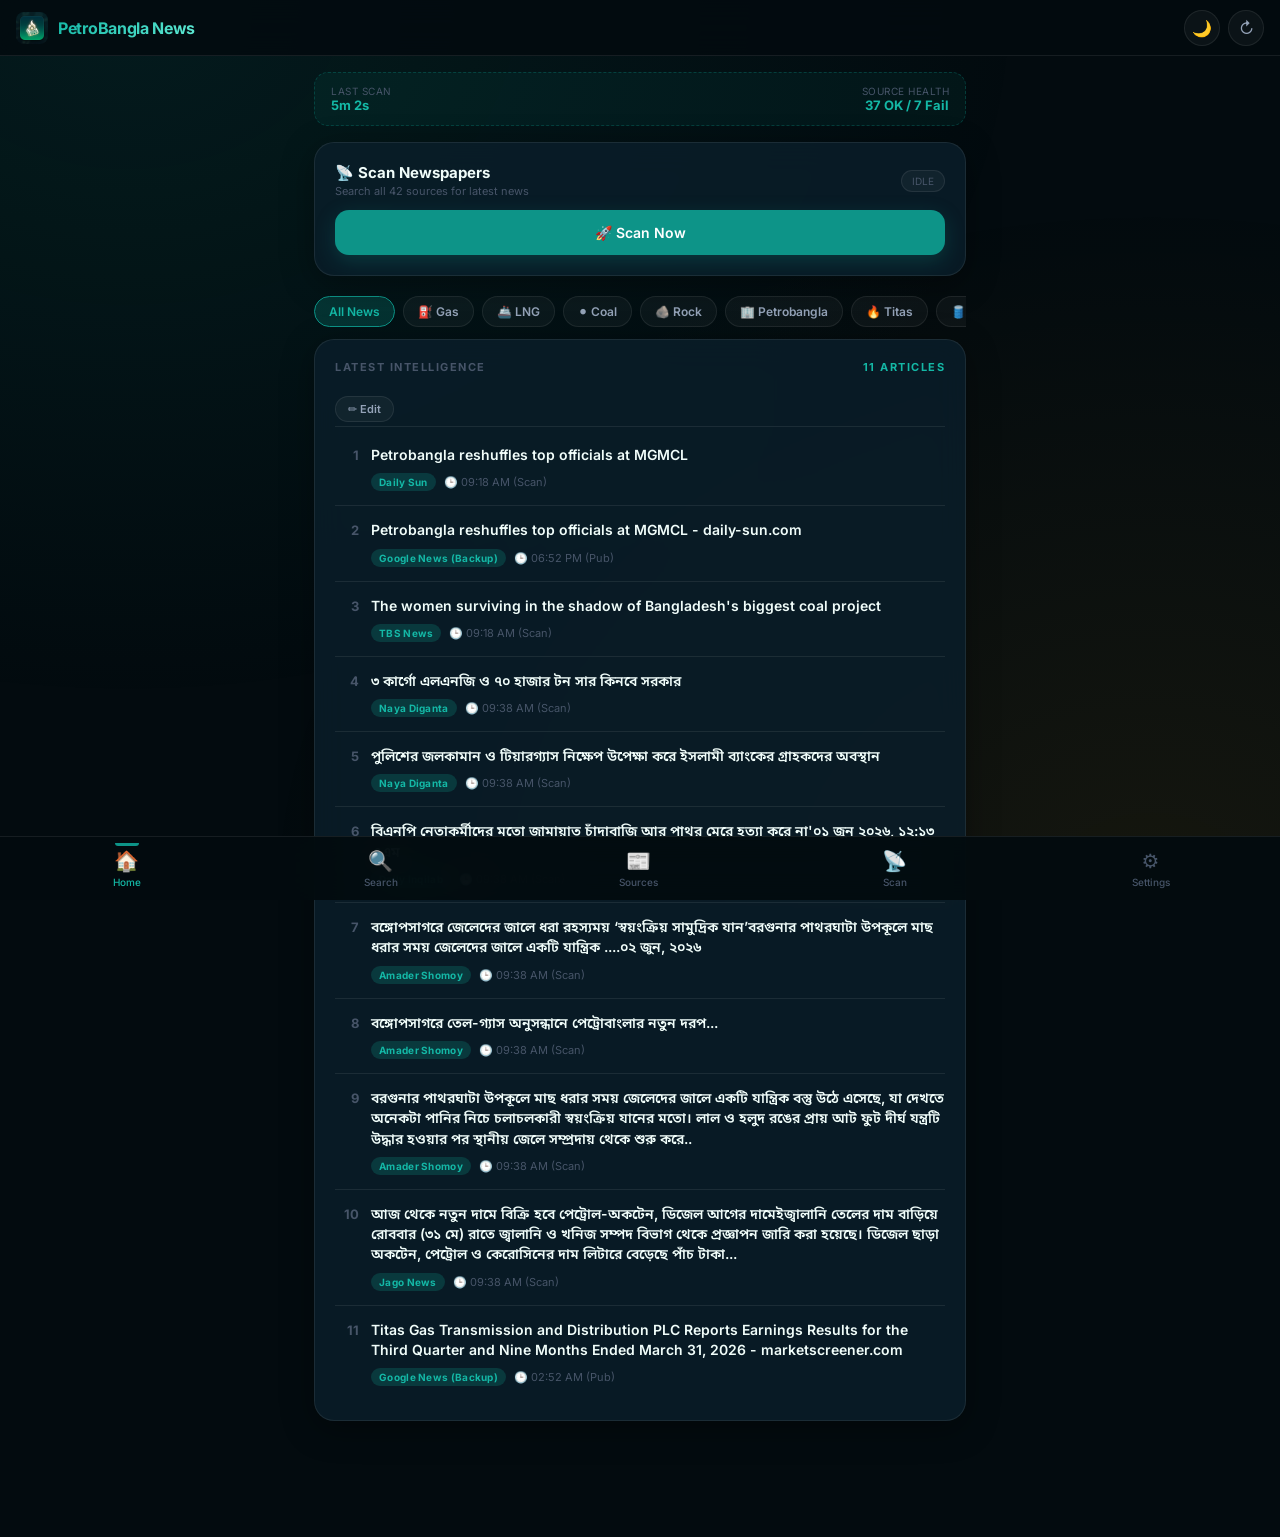
<file: docs/index.html>
<!DOCTYPE html>
<html lang="en" data-theme="dark">
<head>
  <meta charset="utf-8"/>
  <meta name="viewport" content="width=device-width, initial-scale=1, maximum-scale=5, viewport-fit=cover"/>
  <meta name="apple-mobile-web-app-capable" content="yes"/>
  <meta name="apple-mobile-web-app-status-bar-style" content="black-translucent"/>
  <meta name="theme-color" content="#030b0f"/>
  <meta name="description" content="Bangladesh Energy Sector Intelligence — Search 40+ newspapers for gas, LNG, coal, rock & Petrobangla news"/>

  <title>PetroBangla News Hub</title>

  <link rel="manifest" href="manifest.json"/>
  <link rel="apple-touch-icon" href="icons/icon-512.png"/>
  <link rel="icon" type="image/png" href="icons/icon-512.png"/>
  <link rel="stylesheet" href="css/app.css"/>
</head>
<body>
  <div id="app">
    <!-- Offline Banner -->
    <div id="offlineBanner" class="offline-banner">⚡ You're offline — showing cached news</div>

    <!-- Header -->
    <header class="app-header">
      <div class="logo">
        <img src="icons/icon-512.png" alt="Logo" class="logo-icon"/>
        <span class="logo-text">PetroBangla News</span>
      </div>
      <div class="header-actions">
        <button class="icon-btn" id="themeToggle" onclick="App.toggleTheme()" title="Toggle theme">🌙</button>
        <button class="icon-btn" id="refreshBtn" onclick="App.refresh()" title="Refresh">↻</button>
      </div>
    </header>

    <!-- Main Content -->
    <main class="app-content">
      <!-- Pull Indicator -->
      <div id="pullIndicator" class="pull-indicator">↻ Release to refresh</div>

      <!-- === HOME TAB === -->
      <div id="viewHome" class="tab-view active">
        <!-- Install Banner -->
        <div id="installBanner" class="card" style="display:none;background:linear-gradient(135deg,rgba(13,148,136,0.15),rgba(59,130,246,0.1));border-color:rgba(13,148,136,0.3)">
          <div style="display:flex;align-items:center;gap:12px">
            <div style="font-size:28px">📲</div>
            <div style="flex:1">
              <div style="font-size:14px;font-weight:700">Install PB News App</div>
              <div style="font-size:11px;color:var(--ink-muted);margin-top:2px">Add to home screen for quick access</div>
            </div>
            <button id="installBtn" onclick="App.installApp()" style="padding:8px 16px;border-radius:20px;background:var(--primary);color:white;font-size:12px;font-weight:700;border:none;cursor:pointer">Install</button>
          </div>
        </div>

        <!-- Scan Status -->
        <div id="scanStatus" class="scan-status" style="display:none">
          <div>
            <div class="scan-label">Last Scan</div>
            <div class="scan-value" id="scanDuration">--</div>
          </div>
          <div style="text-align:right">
            <div class="scan-label">Source Health</div>
            <div class="scan-value" id="scanHealth">--</div>
          </div>
        </div>

        <!-- Quick Scan Button -->
        <div class="card scan-card" id="homeScanCard">
          <div style="display:flex;align-items:center;justify-content:space-between;margin-bottom:12px">
            <div>
              <div style="font-size:15px;font-weight:700">📡 Scan Newspapers</div>
              <div style="font-size:11px;color:var(--ink-muted);margin-top:2px">Search all 42 sources for latest news</div>
            </div>
            <div id="homeScanStatus" style="font-size:10px;padding:4px 10px;border-radius:20px;background:var(--bg-glass);color:var(--ink-muted);border:1px solid var(--border)">IDLE</div>
          </div>
          <button class="btn btn-primary" id="homeScanBtn" onclick="App.quickScan()" style="margin-bottom:0">
            🚀 Scan Now
          </button>
          <!-- Home Progress Bar -->
          <div id="homeProgress" class="progress-wrapper" style="display:none">
            <div class="progress-header">
              <span class="progress-label" id="homeProgressLabel">Scanning...</span>
              <span class="progress-percent" id="homeProgressPct">0%</span>
            </div>
            <div class="progress-track">
              <div class="progress-fill" id="homeProgressFill"></div>
            </div>
          </div>
        </div>

        <!-- Breaking News -->
        <div id="breakingNews" style="display:none"></div>

        <!-- Filter Chips -->
        <div class="filter-chips" id="filterChips">
          <button class="chip active" data-filter="all" onclick="News.filter('all')">All News</button>
          <button class="chip" data-filter="gas" onclick="News.filter('gas')">⛽ Gas</button>
          <button class="chip" data-filter="lng" onclick="News.filter('lng')">🚢 LNG</button>
          <button class="chip" data-filter="coal" onclick="News.filter('coal')">⚫ Coal</button>
          <button class="chip" data-filter="rock" onclick="News.filter('rock')">🪨 Rock</button>
          <button class="chip" data-filter="petrobangla" onclick="News.filter('petrobangla')">🏢 Petrobangla</button>
          <button class="chip" data-filter="titas" onclick="News.filter('titas')">🔥 Titas</button>
          <button class="chip" data-filter="bapex" onclick="News.filter('bapex')">🛢️ BAPEX</button>
        </div>

        <!-- News Feed -->
        <div class="card">
          <div class="section-title">
            <span>Latest Intelligence</span>
            <span id="newsCount" style="font-size:11px; color:var(--primary-light)">--</span>
          </div>
          <div id="newsList">
            <!-- Loading Skeletons -->
            <div class="news-item"><div class="news-body"><div class="skeleton skeleton-title"></div><div class="skeleton skeleton-text"></div><div class="skeleton skeleton-badge"></div></div></div>
            <div class="news-item"><div class="news-body"><div class="skeleton skeleton-title"></div><div class="skeleton skeleton-text"></div><div class="skeleton skeleton-badge"></div></div></div>
            <div class="news-item"><div class="news-body"><div class="skeleton skeleton-title"></div><div class="skeleton skeleton-text"></div><div class="skeleton skeleton-badge"></div></div></div>
          </div>
        </div>
      </div>

      <!-- === SEARCH TAB === -->
      <div id="viewSearch" class="tab-view">
        <div class="search-bar">
          <span class="search-icon">🔍</span>
          <input type="text" id="searchInput" placeholder="Search any topic..." oninput="Search.onInput(this.value)" onkeydown="if(event.key==='Enter')Search.webSearch()"/>
        </div>

        <!-- Search Mode Toggle -->
        <div style="display:flex;gap:6px;margin:8px 0 12px">
          <button class="chip" id="modeLocal" onclick="Search.setMode('local')">📋 My News</button>
          <button class="chip active" id="modeWeb" onclick="Search.setMode('web')">🌐 Quick</button>
          <button class="chip" id="modeDeep" onclick="Search.setMode('deep')">🔍 Deep Scan</button>
        </div>

        <!-- Web Search Hint -->
        <div id="webSearchHint" style="padding:8px 12px;background:rgba(13,148,136,0.08);border:1px solid rgba(13,148,136,0.2);border-radius:12px;margin-bottom:12px;font-size:11px;color:var(--ink-muted)">
          ✨ Search ANY topic — sports, politics, culture, international — across 40+ Bangladeshi newspapers. Press <b>Enter</b> or tap <b>Search Web</b>.
        </div>

        <!-- Recent Searches -->
        <div id="recentSearches" class="card" style="display:none">
          <div class="section-title"><span>Recent Searches</span><button class="refresh-btn" onclick="Search.clearHistory()">Clear</button></div>
          <div id="recentList"></div>
        </div>

        <!-- Search Results -->
        <div id="searchResults"></div>

        <!-- Web Search Button (shown in web mode) -->
        <div id="webSearchBtn" style="margin-top:12px">
          <button class="btn btn-primary" onclick="Search.webSearch()" style="width:100%;padding:14px;font-size:14px;font-weight:700;border-radius:12px;background:linear-gradient(135deg,var(--primary),#3b82f6);border:none;color:white;cursor:pointer">
            🌐 Search Web
          </button>
        </div>
      </div>

      <!-- === SOURCES TAB === -->
      <div id="viewSources" class="tab-view">
        <div class="search-bar">
          <span class="search-icon">🔍</span>
          <input type="text" id="sourceSearch" placeholder="Search sources..." oninput="Sources.filter(this.value)"/>
        </div>

        <div class="card">
          <div class="section-title">
            <span>Newspaper Sources</span>
            <span id="sourceCount" style="font-size:11px; color:var(--primary-light)">--</span>
          </div>
          <div id="sourceList">
            <div class="empty-state"><div class="icon">📡</div><div class="title">Loading Sources...</div></div>
          </div>
        </div>
      </div>

      <!-- === SCAN TAB === -->
      <div id="viewScan" class="tab-view">
        <!-- Scan Mode Selector -->
        <div class="card">
          <div class="section-title"><span>Scan Mode</span></div>
          <div style="display:flex;gap:8px;margin-bottom:16px">
            <button class="chip active" id="modeCloud" onclick="App.setScanMode('cloud')" style="flex:1;text-align:center;padding:10px">☁️ Cloud</button>
            <button class="chip" id="modeLocal" onclick="App.setScanMode('local')" style="flex:1;text-align:center;padding:10px">💻 Local Server</button>
          </div>

          <!-- Cloud Config -->
          <div id="cloudConfig">
            <div style="margin-bottom:12px">
              <div class="setting-label" style="margin-bottom:4px;font-size:11px;color:var(--ink-muted)">GitHub Token</div>
              <input type="password" id="scanGhToken" placeholder="github_pat_..." style="width:100%;padding:12px;background:var(--bg-input);border:1px solid var(--border);border-radius:var(--radius-md);color:var(--ink);font-size:13px" onchange="App.saveToken()"/>
              <div style="font-size:10px;color:var(--ink-muted);margin-top:4px">Required for cloud scanning via GitHub Actions</div>
            </div>
          </div>

          <!-- Local Config -->
          <div id="localConfig" style="display:none">
            <div style="margin-bottom:12px">
              <div class="setting-label" style="margin-bottom:4px;font-size:11px;color:var(--ink-muted)">Local Server URL</div>
              <input type="text" id="localServerUrl" placeholder="http://192.168.1.100:5055" style="width:100%;padding:12px;background:var(--bg-input);border:1px solid var(--border);border-radius:var(--radius-md);color:var(--ink);font-size:13px" onchange="App.saveLocalUrl()"/>
              <div style="font-size:10px;color:var(--ink-muted);margin-top:4px">Your PC's IP running mobile_control_app.py</div>
            </div>
            <div style="margin-bottom:12px">
              <div class="setting-label" style="margin-bottom:4px;font-size:11px;color:var(--ink-muted)">App Token (optional)</div>
              <input type="password" id="localAppToken" placeholder="X-App-Token" style="width:100%;padding:12px;background:var(--bg-input);border:1px solid var(--border);border-radius:var(--radius-md);color:var(--ink);font-size:13px" onchange="App.saveLocalToken()"/>
            </div>
          </div>
        </div>

        <!-- Scan Actions -->
        <div class="card">
          <div class="section-title"><span>Quick Actions</span><span id="scanModeLabel" style="font-size:10px;padding:3px 8px;border-radius:20px;background:rgba(99,102,241,0.15);color:#818cf8">☁️ CLOUD</span></div>
          <div style="display:flex;flex-direction:column;gap:10px">
            <button class="btn btn-primary" id="scanTriggerBtn" onclick="App.triggerScan('trigger')" style="font-size:16px;padding:18px">
              🚀 Scan All 42 Newspapers
            </button>
            <button class="btn btn-outline" onclick="App.triggerScan('digest')">
              📋 Run Daily Digest
            </button>
            <button class="btn btn-outline" onclick="App.triggerScan('stats')">
              📊 Send Analytics Report
            </button>
          </div>
        </div>

        <!-- Scan Status & Progress -->
        <div class="card">
          <div class="section-title"><span>Scan Progress</span></div>
          <div id="scanProgressBox">
            <div style="display:flex;align-items:center;gap:10px;padding:12px 0">
              <div id="scanProgressDot" style="width:10px;height:10px;border-radius:50%;background:var(--ink-muted);flex-shrink:0"></div>
              <div>
                <div id="scanProgressText" style="font-size:14px;font-weight:500">No scan running</div>
                <div id="scanProgressSub" style="font-size:11px;color:var(--ink-muted)">Tap the button above to start scanning</div>
              </div>
            </div>
            <!-- Full Progress Bar -->
            <div id="scanProgress" class="progress-wrapper" style="display:none">
              <div class="progress-header">
                <span class="progress-label" id="scanProgressLabel">Initializing...</span>
                <span class="progress-percent" id="scanProgressPct">0%</span>
              </div>
              <div class="progress-track">
                <div class="progress-fill" id="scanProgressFill"></div>
              </div>
              <div class="progress-stages">
                <div class="progress-stage">
                  <div class="stage-dot" id="stage0"></div>
                  <span class="stage-label" id="stageLabel0">Connect</span>
                </div>
                <div class="progress-stage">
                  <div class="stage-dot" id="stage1"></div>
                  <span class="stage-label" id="stageLabel1">Scan</span>
                </div>
                <div class="progress-stage">
                  <div class="stage-dot" id="stage2"></div>
                  <span class="stage-label" id="stageLabel2">Filter</span>
                </div>
                <div class="progress-stage">
                  <div class="stage-dot" id="stage3"></div>
                  <span class="stage-label" id="stageLabel3">Complete</span>
                </div>
              </div>
            </div>
          </div>
        </div>

        <!-- Stats Summary -->
        <div class="stat-grid" id="statGrid">
          <div class="stat-card"><div class="stat-value" id="totalArticles">--</div><div class="stat-label">Articles</div></div>
          <div class="stat-card"><div class="stat-value" id="totalSources">--</div><div class="stat-label">Sources</div></div>
          <div class="stat-card"><div class="stat-value" id="healthyCount">--</div><div class="stat-label">Healthy</div></div>
          <div class="stat-card"><div class="stat-value" id="failedCount">--</div><div class="stat-label">Failed</div></div>
        </div>

        <div class="card">
          <div class="section-title"><span>Top Sources by Articles</span></div>
          <div id="sourceChart" class="chart-bar-container"></div>
        </div>

        <div class="card">
          <div class="section-title"><span>Topic Distribution</span></div>
          <div id="topicChart" class="chart-bar-container"></div>
        </div>
      </div>

      <!-- === SETTINGS TAB === -->
      <div id="viewSettings" class="tab-view">
        <div class="card">
          <div class="section-title"><span>App Settings</span></div>

          <div class="setting-row">
            <div>
              <div class="setting-label">Dark Mode</div>
              <div class="setting-desc">Premium dark theme</div>
            </div>
            <label class="toggle">
              <input type="checkbox" id="darkModeToggle" checked onchange="App.toggleTheme()"/>
              <span class="toggle-slider"></span>
            </label>
          </div>

          <div class="setting-row">
            <div>
              <div class="setting-label">Auto Refresh</div>
              <div class="setting-desc">Refresh every 5 minutes</div>
            </div>
            <label class="toggle">
              <input type="checkbox" id="autoRefreshToggle" checked onchange="App.toggleAutoRefresh()"/>
              <span class="toggle-slider"></span>
            </label>
          </div>

          <div class="setting-row">
            <div>
              <div class="setting-label">Show AI Summaries</div>
              <div class="setting-desc">Display AI-generated summaries</div>
            </div>
            <label class="toggle">
              <input type="checkbox" id="aiSummaryToggle" checked onchange="App.toggleAISummary()"/>
              <span class="toggle-slider"></span>
            </label>
          </div>
        </div>

        <div class="card">
          <div class="section-title"><span>Remote Scan Control</span></div>
          <div style="margin-bottom:14px">
            <div class="setting-label" style="margin-bottom:6px">GitHub Token</div>
            <input type="password" id="ghToken" placeholder="github_pat_..." style="width:100%;padding:12px;background:var(--bg-input);border:1px solid var(--border);border-radius:var(--radius-md);color:var(--ink);font-size:13px" onchange="App.saveToken()"/>
          </div>
          <button class="btn btn-primary" onclick="App.triggerScan('trigger')" id="scanBtn">🚀 Start Cloud Scan</button>
          <div style="height:10px"></div>
          <button class="btn btn-outline" onclick="App.triggerScan('digest')">📋 Run Daily Digest</button>
        </div>

        <div class="card">
          <div class="section-title"><span>Data Sources</span></div>
          <div class="setting-row">
            <div>
              <div class="setting-label">News Data URL</div>
              <div class="setting-desc">Where to fetch news from</div>
            </div>
          </div>
          <input type="text" id="dataUrl" placeholder="https://user.github.io/news-aggregator/news_data.json" style="width:100%;padding:12px;background:var(--bg-input);border:1px solid var(--border);border-radius:var(--radius-md);color:var(--ink);font-size:12px;margin-top:8px" onchange="App.saveDataUrl()"/>
        </div>

        <div class="card" style="text-align:center">
          <div style="font-size:13px;color:var(--ink-muted)">PetroBangla News Hub v1.0</div>
          <div style="font-size:11px;color:var(--ink-muted);margin-top:4px">Bangladesh Energy Sector Intelligence</div>
          <div style="font-size:11px;color:var(--ink-muted);margin-top:2px">Scanning 42+ newspaper sources</div>
        </div>
      </div>
    </main>

    <!-- Bottom Navigation -->
    <nav class="bottom-nav">
      <button class="nav-item active" data-tab="Home" onclick="App.switchTab('Home')">
        <span class="nav-icon">🏠</span>
        <span>Home</span>
      </button>
      <button class="nav-item" data-tab="Search" onclick="App.switchTab('Search')">
        <span class="nav-icon">🔍</span>
        <span>Search</span>
      </button>
      <button class="nav-item" data-tab="Sources" onclick="App.switchTab('Sources')">
        <span class="nav-icon">📰</span>
        <span>Sources</span>
      </button>
      <button class="nav-item" data-tab="Scan" onclick="App.switchTab('Scan')">
        <span class="nav-icon">📡</span>
        <span>Scan</span>
      </button>
      <button class="nav-item" data-tab="Settings" onclick="App.switchTab('Settings')">
        <span class="nav-icon">⚙️</span>
        <span>Settings</span>
      </button>
    </nav>

    <!-- Toast -->
    <div id="toast" class="toast"></div>
  </div>

  <script src="js/news.js"></script>
  <script src="js/search.js"></script>
  <script src="js/charts.js"></script>
  <script src="js/app.js"></script>
</body>
</html>
</file>
<file: docs/css/app.css>
/* ===== PetroBangla News Hub — Design System ===== */
@import url('https://fonts.googleapis.com/css2?family=Inter:wght@300;400;500;600;700;800&family=Noto+Sans+Bengali:wght@400;500;600;700&display=swap');

/* --- Tokens --- */
:root {
  --bg-primary: #030b0f;
  --bg-secondary: #0a1a24;
  --bg-card: rgba(10, 30, 42, 0.85);
  --bg-card-hover: rgba(14, 40, 56, 0.95);
  --bg-glass: rgba(255,255,255,0.04);
  --bg-input: rgba(0,0,0,0.35);

  --primary: #0d9488;
  --primary-light: #14b8a6;
  --primary-glow: rgba(13,148,136,0.25);
  --accent: #f59e0b;
  --accent-glow: rgba(245,158,11,0.2);
  --danger: #ef4444;
  --info: #3b82f6;

  --ink: #f0fdfa;
  --ink-secondary: #94a3b8;
  --ink-muted: #475569;
  --ink-inverse: #030b0f;

  --border: rgba(255,255,255,0.08);
  --border-focus: var(--primary);

  --radius-sm: 8px;
  --radius-md: 14px;
  --radius-lg: 20px;
  --radius-xl: 28px;
  --radius-full: 9999px;

  --shadow-card: 0 8px 32px rgba(0,0,0,0.35);
  --shadow-glow: 0 0 40px var(--primary-glow);
  --shadow-btn: 0 6px 20px var(--primary-glow);

  --transition: 0.25s cubic-bezier(0.4, 0, 0.2, 1);
  --font-main: 'Inter', 'Noto Sans Bengali', system-ui, sans-serif;

  --nav-height: 64px;
  --header-height: 56px;
  --safe-bottom: env(safe-area-inset-bottom, 0px);
}

/* Light mode */
[data-theme="light"] {
  --bg-primary: #f0fdfa;
  --bg-secondary: #e0f2f1;
  --bg-card: rgba(255,255,255,0.9);
  --bg-card-hover: rgba(255,255,255,1);
  --bg-glass: rgba(0,0,0,0.03);
  --bg-input: rgba(0,0,0,0.05);
  --ink: #0f172a;
  --ink-secondary: #475569;
  --ink-muted: #94a3b8;
  --border: rgba(0,0,0,0.08);
  --shadow-card: 0 4px 20px rgba(0,0,0,0.08);
}

/* --- Reset & Base --- */
*, *::before, *::after { box-sizing: border-box; margin: 0; padding: 0; }
html { font-size: 16px; -webkit-text-size-adjust: 100%; scroll-behavior: smooth; }
body {
  font-family: var(--font-main);
  background: var(--bg-primary);
  color: var(--ink);
  min-height: 100vh;
  min-height: 100dvh;
  overflow-x: hidden;
  -webkit-font-smoothing: antialiased;
  -webkit-tap-highlight-color: transparent;
  position: relative;
}

body::before {
  content: '';
  position: fixed;
  inset: 0;
  background:
    radial-gradient(ellipse at 10% 0%, rgba(13,148,136,0.12) 0%, transparent 55%),
    radial-gradient(ellipse at 90% 100%, rgba(245,158,11,0.08) 0%, transparent 55%);
  pointer-events: none;
  z-index: 0;
}

a { color: var(--primary-light); text-decoration: none; }
img { max-width: 100%; display: block; }
button { font-family: inherit; cursor: pointer; border: none; outline: none; }
input, select { font-family: inherit; }

/* --- Scrollbar --- */
::-webkit-scrollbar { width: 4px; }
::-webkit-scrollbar-track { background: transparent; }
::-webkit-scrollbar-thumb { background: rgba(255,255,255,0.1); border-radius: 4px; }

/* --- App Layout --- */
#app {
  position: relative;
  z-index: 1;
  display: flex;
  flex-direction: column;
  min-height: 100vh;
  min-height: 100dvh;
}

.app-header {
  position: sticky;
  top: 0;
  z-index: 100;
  background: rgba(3,11,15,0.88);
  backdrop-filter: blur(20px);
  -webkit-backdrop-filter: blur(20px);
  border-bottom: 1px solid var(--border);
  padding: 12px 16px;
  display: flex;
  align-items: center;
  justify-content: space-between;
  height: var(--header-height);
}

[data-theme="light"] .app-header {
  background: rgba(240,253,250,0.88);
}

.app-header .logo {
  display: flex;
  align-items: center;
  gap: 10px;
}

.app-header .logo-icon {
  width: 32px;
  height: 32px;
  border-radius: var(--radius-sm);
}

.app-header .logo-text {
  font-size: 16px;
  font-weight: 700;
  letter-spacing: -0.3px;
  background: linear-gradient(135deg, var(--primary-light), #5eead4);
  -webkit-background-clip: text;
  -webkit-text-fill-color: transparent;
  background-clip: text;
}

.app-header .header-actions {
  display: flex;
  align-items: center;
  gap: 8px;
}

.icon-btn {
  width: 36px;
  height: 36px;
  border-radius: var(--radius-full);
  background: var(--bg-glass);
  border: 1px solid var(--border);
  color: var(--ink-secondary);
  display: flex;
  align-items: center;
  justify-content: center;
  font-size: 16px;
  transition: var(--transition);
}

.icon-btn:active { transform: scale(0.92); }
.icon-btn:hover { background: rgba(255,255,255,0.08); color: var(--ink); }

/* --- Main Content --- */
.app-content {
  flex: 1;
  padding: 0 16px 100px;
  max-width: 600px;
  width: 100%;
  margin: 0 auto;
}

/* --- Bottom Navigation --- */
.bottom-nav {
  position: fixed;
  bottom: 0;
  left: 0;
  right: 0;
  z-index: 100;
  background: rgba(3,11,15,0.92);
  backdrop-filter: blur(24px);
  -webkit-backdrop-filter: blur(24px);
  border-top: 1px solid var(--border);
  display: flex;
  justify-content: space-around;
  padding: 6px 0 calc(6px + var(--safe-bottom));
  height: var(--nav-height);
}

[data-theme="light"] .bottom-nav {
  background: rgba(240,253,250,0.92);
}

.nav-item {
  display: flex;
  flex-direction: column;
  align-items: center;
  gap: 3px;
  padding: 6px 12px;
  color: var(--ink-muted);
  font-size: 10px;
  font-weight: 500;
  transition: var(--transition);
  background: none;
  min-width: 56px;
  position: relative;
}

.nav-item .nav-icon { font-size: 20px; transition: var(--transition); }

.nav-item.active {
  color: var(--primary-light);
}

.nav-item.active::before {
  content: '';
  position: absolute;
  top: 0;
  left: 50%;
  transform: translateX(-50%);
  width: 24px;
  height: 3px;
  background: var(--primary);
  border-radius: 0 0 4px 4px;
}

.nav-item:active { transform: scale(0.9); }

/* --- Tab Views --- */
.tab-view { display: none; padding-top: 16px; }
.tab-view.active { display: block; animation: fadeSlideUp 0.3s ease-out; }

@keyframes fadeSlideUp {
  from { opacity: 0; transform: translateY(12px); }
  to { opacity: 1; transform: translateY(0); }
}

/* --- Cards --- */
.card {
  background: var(--bg-card);
  backdrop-filter: blur(16px);
  -webkit-backdrop-filter: blur(16px);
  border: 1px solid var(--border);
  border-radius: var(--radius-lg);
  padding: 20px;
  margin-bottom: 16px;
  box-shadow: var(--shadow-card);
  transition: var(--transition);
}

.card:hover { border-color: rgba(255,255,255,0.12); }

/* --- Section Title --- */
.section-title {
  font-size: 11px;
  font-weight: 700;
  text-transform: uppercase;
  letter-spacing: 1.5px;
  color: var(--ink-muted);
  margin-bottom: 14px;
  display: flex;
  align-items: center;
  justify-content: space-between;
}

/* --- News Item --- */
.news-item {
  padding: 14px 0;
  border-bottom: 1px solid var(--border);
  display: flex;
  gap: 12px;
  transition: var(--transition);
}

.news-item:last-child { border-bottom: none; }

.news-index {
  font-size: 13px;
  font-weight: 700;
  color: var(--ink-muted);
  min-width: 24px;
  padding-top: 2px;
  text-align: right;
}

.news-body { flex: 1; min-width: 0; }

.news-actions {
  display: flex;
  align-items: flex-start;
  padding-top: 2px;
  flex-shrink: 0;
}

.news-delete-btn {
  width: 28px;
  height: 28px;
  border-radius: var(--radius-full);
  background: none;
  border: 1px solid transparent;
  color: var(--ink-muted);
  font-size: 14px;
  display: flex;
  align-items: center;
  justify-content: center;
  cursor: pointer;
  transition: var(--transition);
  opacity: 0.5;
}

.news-delete-btn:hover,
.news-delete-btn:active {
  background: rgba(239,68,68,0.15);
  border-color: rgba(239,68,68,0.3);
  color: #fca5a5;
  opacity: 1;
}

.news-toolbar {
  display: flex;
  align-items: center;
  justify-content: space-between;
  padding: 8px 0 4px;
  border-bottom: 1px solid var(--border);
  margin-bottom: 4px;
}

.news-toolbar .edit-toggle {
  font-size: 11px;
  font-weight: 600;
  padding: 5px 12px;
  border-radius: var(--radius-full);
  background: var(--bg-glass);
  border: 1px solid var(--border);
  color: var(--ink-secondary);
  cursor: pointer;
  transition: var(--transition);
}

.news-toolbar .edit-toggle.active {
  background: rgba(239,68,68,0.12);
  border-color: rgba(239,68,68,0.3);
  color: #fca5a5;
}

.news-toolbar .clear-all-btn {
  font-size: 11px;
  font-weight: 600;
  padding: 5px 12px;
  border-radius: var(--radius-full);
  background: rgba(239,68,68,0.12);
  border: 1px solid rgba(239,68,68,0.3);
  color: #fca5a5;
  cursor: pointer;
  transition: var(--transition);
  display: none;
}

.news-toolbar .clear-all-btn.visible { display: inline-flex; }
.news-toolbar .clear-all-btn:hover { background: rgba(239,68,68,0.25); }

.news-item.deleting {
  animation: slideOutLeft 0.3s ease forwards;
}

@keyframes slideOutLeft {
  to { opacity: 0; transform: translateX(-100%); height: 0; padding: 0; overflow: hidden; }
}

.news-title {
  font-size: 14px;
  font-weight: 600;
  color: var(--ink);
  line-height: 1.45;
  display: block;
  margin-bottom: 8px;
  text-decoration: none;
  transition: color var(--transition);
}

.news-title:hover { color: var(--primary-light); }

.news-meta {
  display: flex;
  flex-wrap: wrap;
  align-items: center;
  gap: 8px;
  font-size: 11px;
  color: var(--ink-muted);
}

.source-badge {
  display: inline-flex;
  align-items: center;
  padding: 3px 8px;
  border-radius: var(--radius-full);
  font-size: 10px;
  font-weight: 700;
  background: var(--primary-glow);
  color: var(--primary-light);
  letter-spacing: 0.3px;
}

.time-badge { display: inline-flex; align-items: center; gap: 4px; }

.news-summary {
  margin-top: 8px;
  padding: 10px 12px;
  background: rgba(13,148,136,0.06);
  border-left: 3px solid var(--primary);
  border-radius: 0 var(--radius-sm) var(--radius-sm) 0;
  font-size: 12px;
  color: #5eead4;
  line-height: 1.6;
  font-style: italic;
}

/* --- Breaking News Banner --- */
.breaking-banner {
  background: linear-gradient(135deg, rgba(239,68,68,0.15), rgba(245,158,11,0.1));
  border: 1px solid rgba(239,68,68,0.3);
  border-radius: var(--radius-md);
  padding: 12px 16px;
  margin-bottom: 16px;
  display: flex;
  align-items: center;
  gap: 10px;
  animation: breakingPulse 2s infinite;
}

@keyframes breakingPulse {
  0%, 100% { border-color: rgba(239,68,68,0.3); }
  50% { border-color: rgba(239,68,68,0.6); }
}

.breaking-banner .icon { font-size: 20px; }
.breaking-banner .text {
  font-size: 13px;
  font-weight: 600;
  color: #fca5a5;
  flex: 1;
}

/* --- Filter Chips --- */
.filter-chips {
  display: flex;
  gap: 8px;
  overflow-x: auto;
  padding: 4px 0 12px;
  scrollbar-width: none;
  -ms-overflow-style: none;
}

.filter-chips::-webkit-scrollbar { display: none; }

.chip {
  white-space: nowrap;
  padding: 7px 14px;
  border-radius: var(--radius-full);
  font-size: 12px;
  font-weight: 600;
  background: var(--bg-glass);
  border: 1px solid var(--border);
  color: var(--ink-secondary);
  transition: var(--transition);
  cursor: pointer;
  flex-shrink: 0;
}

.chip:active { transform: scale(0.95); }

.chip.active {
  background: var(--primary-glow);
  border-color: var(--primary);
  color: var(--primary-light);
}

/* --- Search Bar --- */
.search-bar {
  position: relative;
  margin-bottom: 16px;
}

.search-bar input {
  width: 100%;
  padding: 14px 16px 14px 44px;
  background: var(--bg-input);
  border: 1px solid var(--border);
  border-radius: var(--radius-lg);
  color: var(--ink);
  font-size: 14px;
  transition: var(--transition);
}

.search-bar input:focus {
  border-color: var(--primary);
  box-shadow: 0 0 0 3px var(--primary-glow);
  outline: none;
}

.search-bar input::placeholder { color: var(--ink-muted); }

.search-bar .search-icon {
  position: absolute;
  left: 14px;
  top: 50%;
  transform: translateY(-50%);
  font-size: 18px;
  color: var(--ink-muted);
  pointer-events: none;
}

/* --- Source List --- */
.source-item {
  display: flex;
  align-items: center;
  justify-content: space-between;
  padding: 12px 0;
  border-bottom: 1px solid var(--border);
}

.source-item:last-child { border-bottom: none; }

.source-info { display: flex; align-items: center; gap: 12px; }

.source-dot {
  width: 8px;
  height: 8px;
  border-radius: 50%;
  flex-shrink: 0;
}

.source-dot.ok { background: #10b981; box-shadow: 0 0 8px rgba(16,185,129,0.4); }
.source-dot.fail { background: #ef4444; box-shadow: 0 0 8px rgba(239,68,68,0.4); }
.source-dot.unknown { background: #6b7280; }

.source-name { font-size: 14px; font-weight: 500; }
.source-stat {
  font-size: 11px;
  color: var(--ink-muted);
  padding: 3px 8px;
  background: var(--bg-glass);
  border-radius: var(--radius-full);
}

/* --- Analytics --- */
.stat-grid {
  display: grid;
  grid-template-columns: 1fr 1fr;
  gap: 12px;
  margin-bottom: 16px;
}

.stat-card {
  background: var(--bg-glass);
  border: 1px solid var(--border);
  border-radius: var(--radius-md);
  padding: 16px;
  text-align: center;
}

.stat-value {
  font-size: 28px;
  font-weight: 800;
  background: linear-gradient(135deg, var(--primary-light), #5eead4);
  -webkit-background-clip: text;
  -webkit-text-fill-color: transparent;
  background-clip: text;
}

.stat-label {
  font-size: 10px;
  font-weight: 600;
  color: var(--ink-muted);
  text-transform: uppercase;
  letter-spacing: 1px;
  margin-top: 4px;
}

/* --- Chart Bar --- */
.chart-bar-container { margin-bottom: 20px; }

.chart-bar-item {
  display: flex;
  align-items: center;
  gap: 10px;
  margin-bottom: 8px;
}

.chart-bar-label {
  font-size: 12px;
  color: var(--ink-secondary);
  min-width: 100px;
  text-align: right;
  white-space: nowrap;
  overflow: hidden;
  text-overflow: ellipsis;
}

.chart-bar-track {
  flex: 1;
  height: 20px;
  background: var(--bg-glass);
  border-radius: var(--radius-full);
  overflow: hidden;
}

.chart-bar-fill {
  height: 100%;
  border-radius: var(--radius-full);
  background: linear-gradient(90deg, var(--primary), var(--primary-light));
  transition: width 0.8s cubic-bezier(0.4, 0, 0.2, 1);
  min-width: 4px;
}

.chart-bar-value {
  font-size: 12px;
  font-weight: 600;
  color: var(--ink-secondary);
  min-width: 28px;
}

/* --- Buttons --- */
.btn {
  display: inline-flex;
  align-items: center;
  justify-content: center;
  gap: 8px;
  padding: 14px 20px;
  border-radius: var(--radius-md);
  font-size: 14px;
  font-weight: 600;
  transition: var(--transition);
  width: 100%;
}

.btn:active { transform: scale(0.97); }

.btn-primary {
  background: var(--primary);
  color: white;
  box-shadow: var(--shadow-btn);
}

.btn-primary:hover { background: var(--primary-light); }

.btn-outline {
  background: var(--bg-glass);
  border: 1px solid var(--border);
  color: var(--ink);
}

.btn-outline:hover { background: rgba(255,255,255,0.08); }

.btn-danger {
  background: rgba(239,68,68,0.15);
  border: 1px solid rgba(239,68,68,0.3);
  color: #fca5a5;
}

/* --- Settings --- */
.setting-row {
  display: flex;
  align-items: center;
  justify-content: space-between;
  padding: 14px 0;
  border-bottom: 1px solid var(--border);
}

.setting-row:last-child { border-bottom: none; }

.setting-label {
  font-size: 14px;
  font-weight: 500;
}

.setting-desc {
  font-size: 11px;
  color: var(--ink-muted);
  margin-top: 2px;
}

/* Toggle Switch */
.toggle {
  position: relative;
  width: 44px;
  height: 24px;
  flex-shrink: 0;
}

.toggle input { opacity: 0; width: 0; height: 0; }

.toggle-slider {
  position: absolute;
  inset: 0;
  background: #374151;
  border-radius: 24px;
  cursor: pointer;
  transition: var(--transition);
}

.toggle-slider::before {
  content: '';
  position: absolute;
  width: 18px;
  height: 18px;
  left: 3px;
  bottom: 3px;
  background: white;
  border-radius: 50%;
  transition: var(--transition);
}

.toggle input:checked + .toggle-slider { background: var(--primary); }
.toggle input:checked + .toggle-slider::before { transform: translateX(20px); }

/* --- Pull to Refresh --- */
.pull-indicator {
  text-align: center;
  padding: 12px;
  font-size: 12px;
  color: var(--primary);
  font-weight: 600;
  display: none;
}

.pull-indicator.visible { display: block; animation: fadeSlideUp 0.3s; }

/* --- Empty State --- */
.empty-state {
  text-align: center;
  padding: 40px 20px;
  color: var(--ink-muted);
}

.empty-state .icon { font-size: 48px; margin-bottom: 12px; }
.empty-state .title { font-size: 16px; font-weight: 600; margin-bottom: 6px; color: var(--ink-secondary); }
.empty-state .desc { font-size: 13px; line-height: 1.5; }

/* --- Loading --- */
.skeleton {
  background: linear-gradient(90deg, var(--bg-glass) 25%, rgba(255,255,255,0.06) 50%, var(--bg-glass) 75%);
  background-size: 200% 100%;
  animation: shimmer 1.5s infinite;
  border-radius: var(--radius-sm);
}

@keyframes shimmer {
  0% { background-position: 200% 0; }
  100% { background-position: -200% 0; }
}

.skeleton-title { height: 16px; width: 80%; margin-bottom: 8px; }
.skeleton-text { height: 12px; width: 60%; margin-bottom: 6px; }
.skeleton-badge { height: 20px; width: 80px; border-radius: var(--radius-full); }

/* --- Offline Banner --- */
.offline-banner {
  background: rgba(239,68,68,0.15);
  color: #fca5a5;
  text-align: center;
  padding: 8px;
  font-size: 12px;
  font-weight: 600;
  display: none;
}

.offline-banner.visible { display: block; }

/* --- Scan Status --- */
.scan-status {
  background: rgba(13,148,136,0.08);
  border: 1px dashed rgba(13,148,136,0.3);
  border-radius: var(--radius-md);
  padding: 12px 16px;
  margin-bottom: 16px;
  display: flex;
  justify-content: space-between;
  align-items: center;
}

.scan-label { font-size: 10px; color: var(--ink-muted); text-transform: uppercase; letter-spacing: 0.5px; }
.scan-value { font-size: 13px; font-weight: 700; color: var(--primary-light); }

/* --- Refresh Btn --- */
.refresh-btn {
  background: none;
  border: none;
  color: var(--primary-light);
  font-size: 12px;
  font-weight: 600;
  cursor: pointer;
  padding: 4px 8px;
  border-radius: var(--radius-sm);
  transition: var(--transition);
}

.refresh-btn:hover { background: var(--primary-glow); }
.refresh-btn.spinning { animation: spin 0.8s linear infinite; }

@keyframes spin { to { transform: rotate(360deg); } }

/* --- Toast --- */
.toast {
  position: fixed;
  bottom: calc(var(--nav-height) + 16px);
  left: 50%;
  transform: translateX(-50%) translateY(100px);
  background: var(--bg-card);
  border: 1px solid var(--border);
  border-radius: var(--radius-md);
  padding: 12px 20px;
  font-size: 13px;
  font-weight: 500;
  color: var(--ink);
  z-index: 200;
  opacity: 0;
  transition: all 0.3s ease;
  backdrop-filter: blur(16px);
  box-shadow: var(--shadow-card);
}

.toast.show {
  transform: translateX(-50%) translateY(0);
  opacity: 1;
}

/* --- Scan Progress Bar --- */
.progress-wrapper {
  margin-top: 14px;
}

.progress-header {
  display: flex;
  justify-content: space-between;
  align-items: center;
  margin-bottom: 8px;
}

.progress-label {
  font-size: 12px;
  font-weight: 600;
  color: var(--ink-secondary);
}

.progress-percent {
  font-size: 12px;
  font-weight: 700;
  color: var(--primary-light);
  font-variant-numeric: tabular-nums;
}

.progress-track {
  width: 100%;
  height: 8px;
  background: var(--bg-glass);
  border-radius: var(--radius-full);
  overflow: hidden;
  position: relative;
  border: 1px solid var(--border);
}

.progress-fill {
  height: 100%;
  border-radius: var(--radius-full);
  background: linear-gradient(90deg, var(--primary), var(--primary-light), #5eead4);
  background-size: 200% 100%;
  transition: width 0.6s cubic-bezier(0.4, 0, 0.2, 1);
  position: relative;
  width: 0%;
}

.progress-fill.active {
  animation: progressShine 2s ease infinite;
}

.progress-fill::after {
  content: '';
  position: absolute;
  top: 0;
  right: 0;
  width: 20px;
  height: 100%;
  background: rgba(255,255,255,0.3);
  border-radius: var(--radius-full);
  opacity: 0;
}

.progress-fill.active::after {
  opacity: 1;
  box-shadow: 0 0 12px rgba(20,184,166,0.6);
}

@keyframes progressShine {
  0% { background-position: 200% 0; }
  100% { background-position: -200% 0; }
}

.progress-stages {
  display: flex;
  justify-content: space-between;
  margin-top: 10px;
  padding: 0 2px;
}

.progress-stage {
  display: flex;
  flex-direction: column;
  align-items: center;
  gap: 4px;
  flex: 1;
}

.stage-dot {
  width: 8px;
  height: 8px;
  border-radius: 50%;
  background: var(--ink-muted);
  transition: all 0.3s ease;
  position: relative;
}

.stage-dot.completed {
  background: var(--primary-light);
  box-shadow: 0 0 8px rgba(20,184,166,0.5);
}

.stage-dot.active {
  background: #3b82f6;
  box-shadow: 0 0 10px rgba(59,130,246,0.6);
  animation: pulse 1.5s infinite;
}

.stage-dot.error {
  background: #ef4444;
  box-shadow: 0 0 8px rgba(239,68,68,0.5);
}

.stage-label {
  font-size: 9px;
  color: var(--ink-muted);
  text-align: center;
  font-weight: 500;
  white-space: nowrap;
}

.stage-label.active { color: #60a5fa; }
.stage-label.completed { color: var(--primary-light); }

/* Scan card special border glow when scanning */
.scan-card.scanning {
  border-color: rgba(59,130,246,0.4);
  box-shadow: 0 0 24px rgba(59,130,246,0.1), var(--shadow-card);
}

/* --- Responsive --- */
@media (min-width: 768px) {
  .app-content { max-width: 700px; padding: 0 24px 100px; }
  .stat-grid { grid-template-columns: repeat(4, 1fr); }
}
</file>
